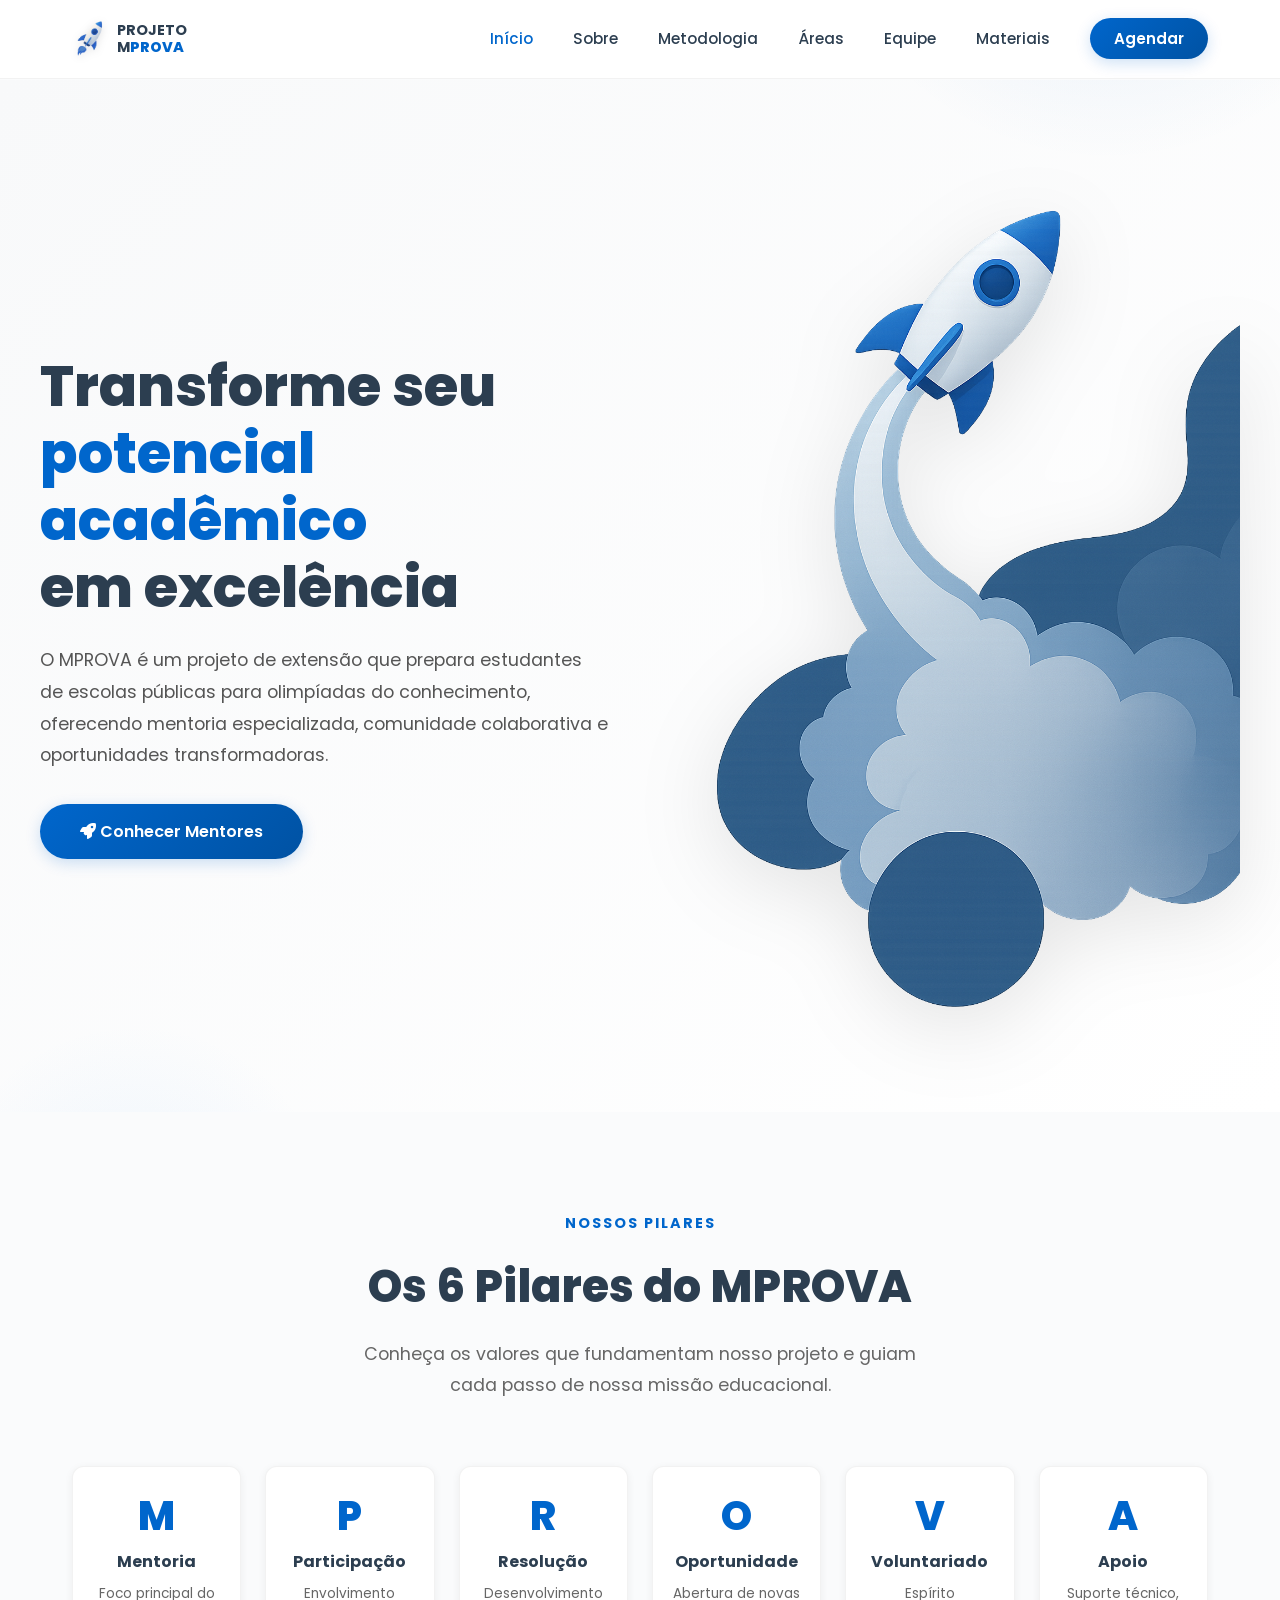
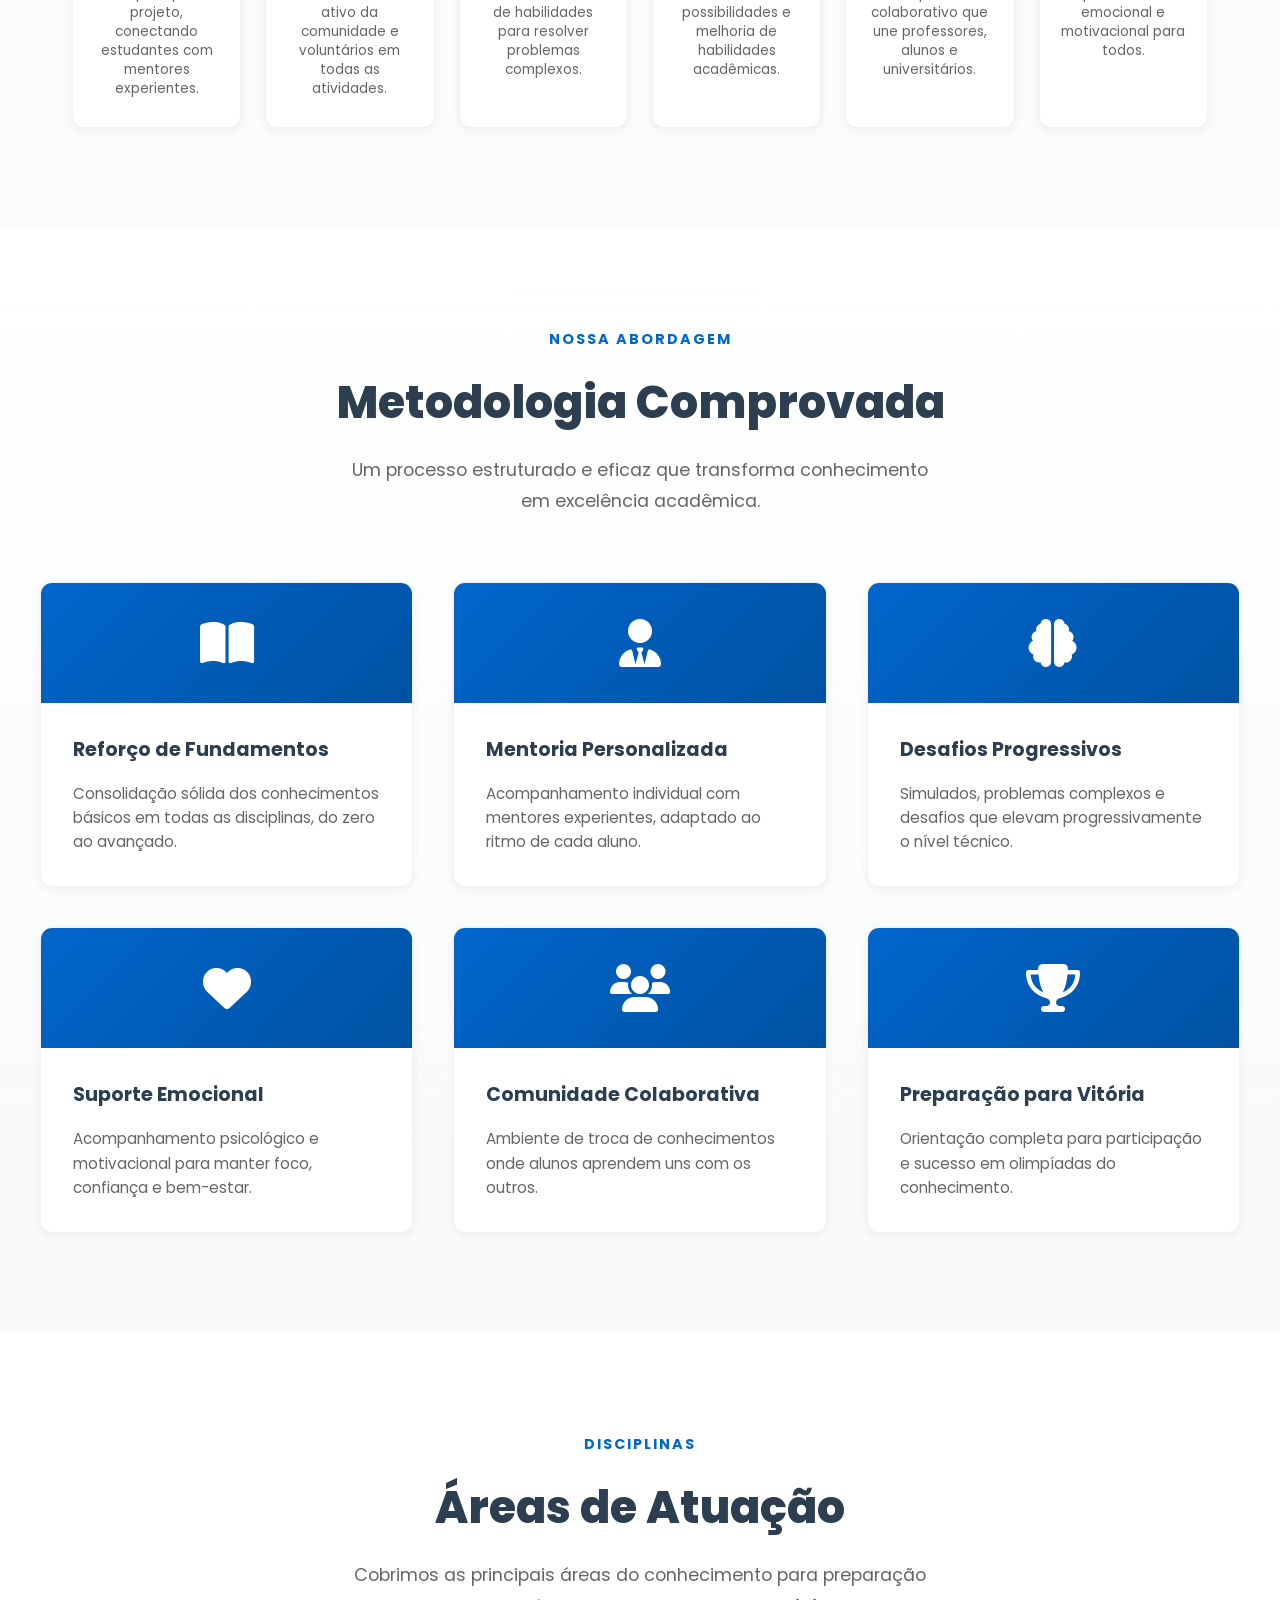
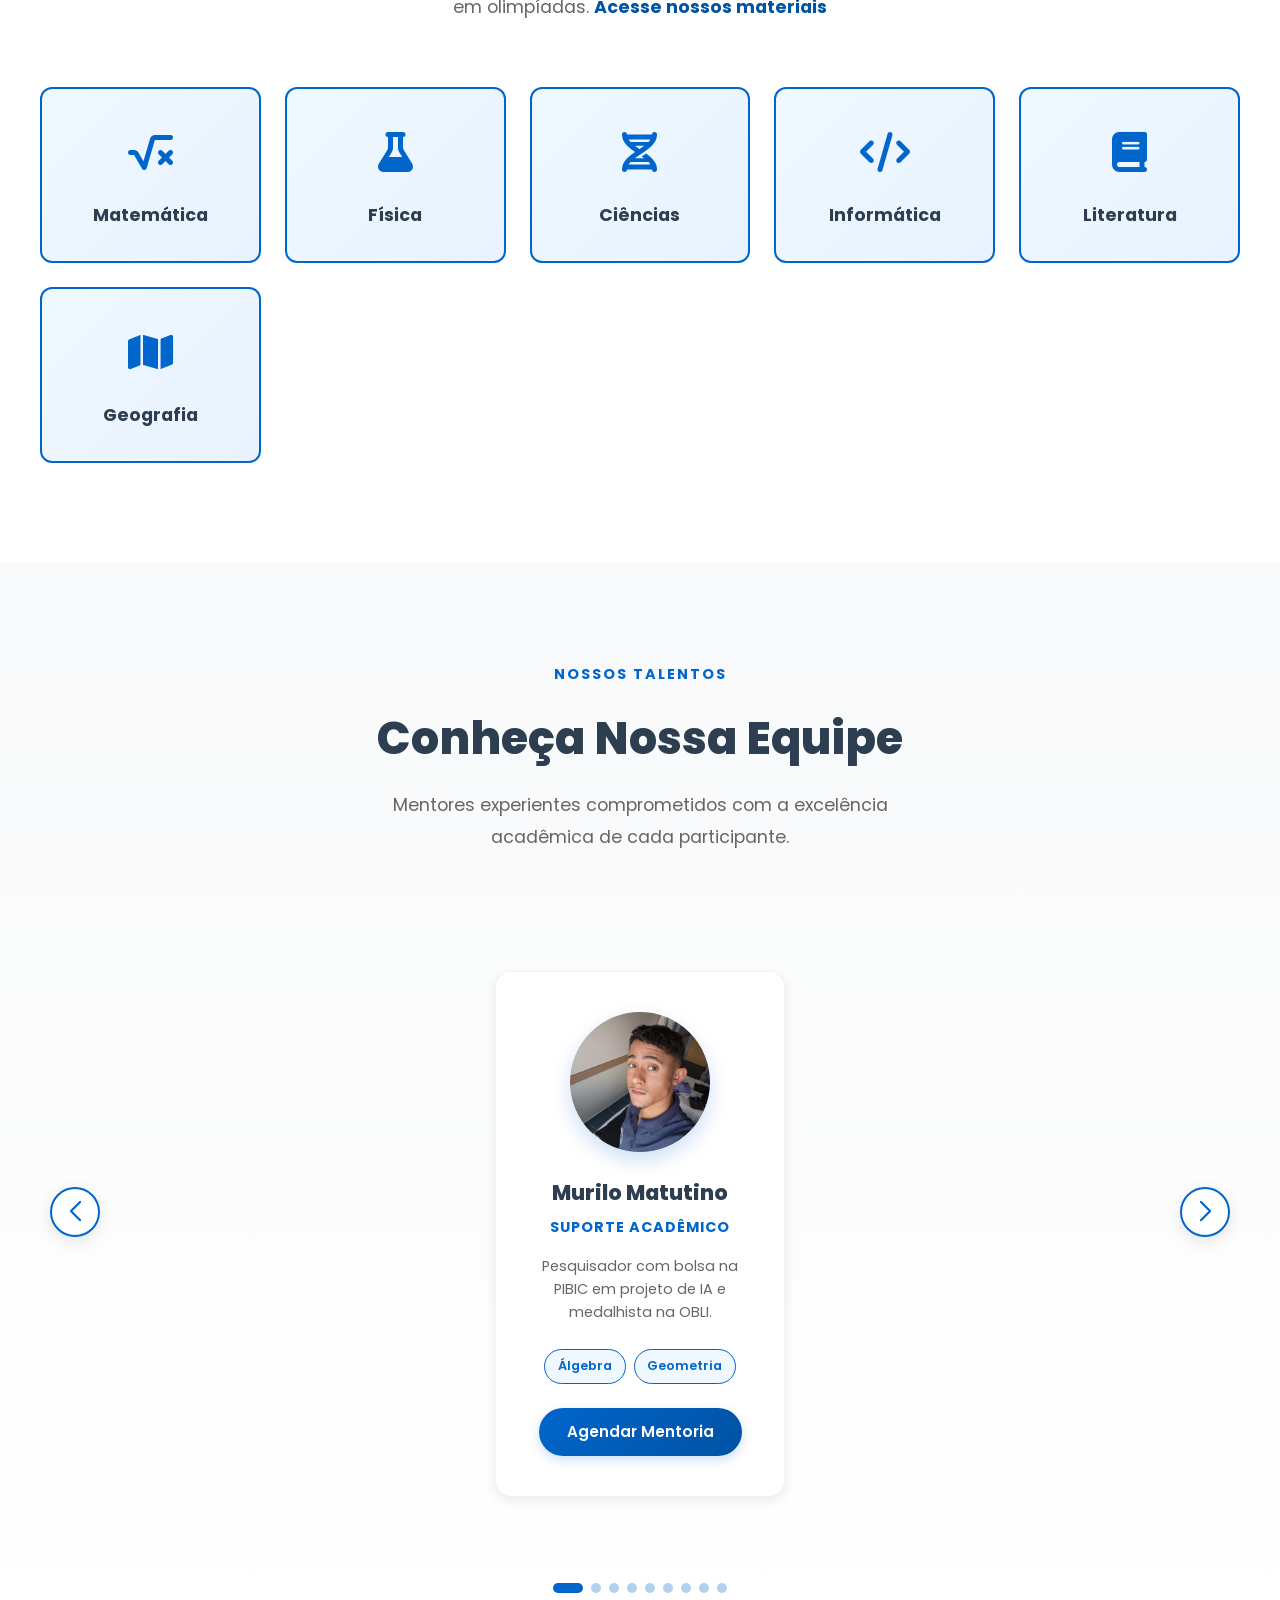
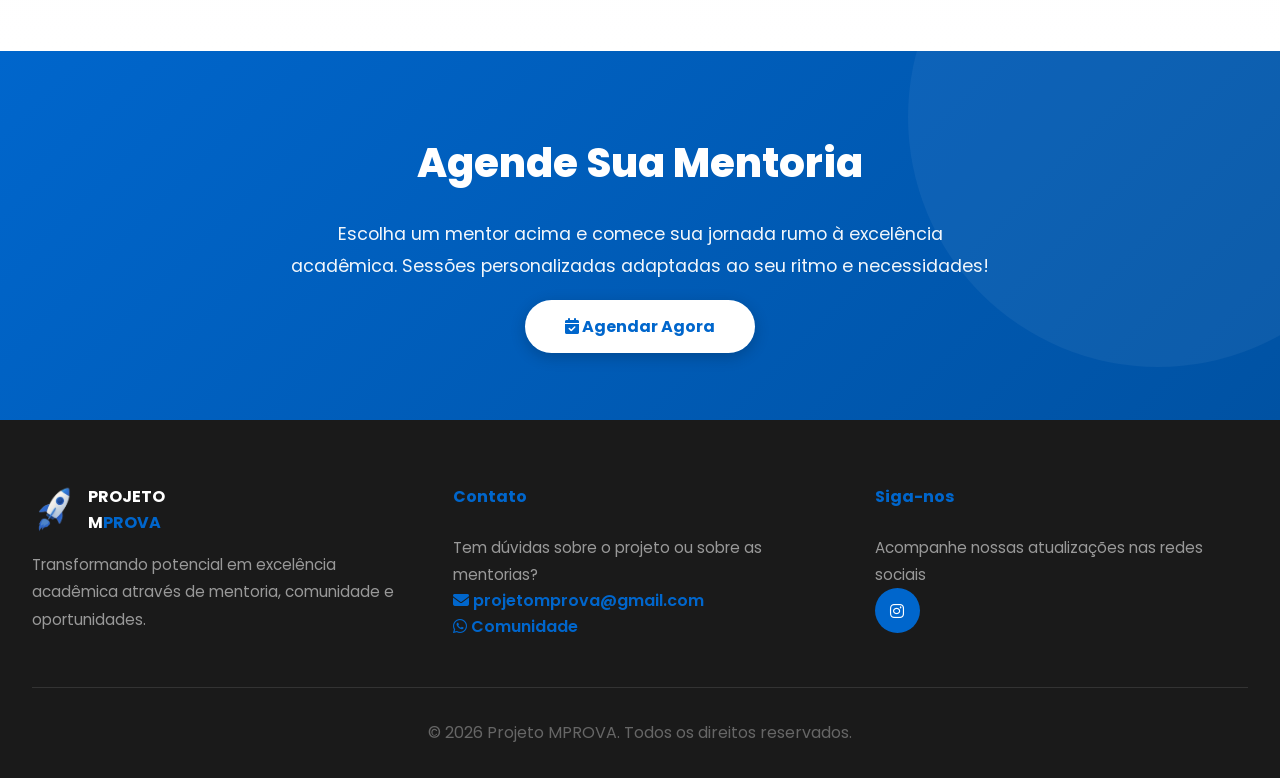
<file: index.html>
<!DOCTYPE html>
<html lang="pt-BR">

<head>
  <meta charset="UTF-8">
  <meta name="viewport" content="width=device-width, initial-scale=1.0">
  <title>MPROVA</title>
  
  <!-- Google Fonts -->
  <link href="https://fonts.googleapis.com/css2?family=Poppins:wght@300;400;600;700;800&family=Merriweather:wght@300;400;700&display=swap" rel="stylesheet">
  <!-- Font Awesome -->
  <link rel="stylesheet" href="https://cdnjs.cloudflare.com/ajax/libs/font-awesome/6.4.0/css/all.min.css">
  <!-- Swiper CSS -->
  <link rel="stylesheet" href="https://cdn.jsdelivr.net/npm/swiper@10/swiper-bundle.min.css" />
  <!-- Favicon -->
  <link rel="shortcut icon" href="assets/images/logo_foguete.png" type="image/png">
  
  <!-- importando css -->
  <link rel="stylesheet" href="assets/style.css">
  <link rel="stylesheet" href="assets/navbar.css">
  <link rel="stylesheet" href="assets/home.css">
  <link rel="stylesheet" href="assets/footer.css">
</head>

<body>
  <!-- HEADER -->
  <header>
    <div class="navbar-container">
      <a href="#inicio" class="logo">
        <img src="assets/images/logo_foguete.png" alt="Logo MPROVA">
        <div class="logo-text">
          <strong>PROJETO<br>M<span class="logo-blue">PROVA</span></strong>
        </div>
      </a>

      <nav id="nav">
        <ul>
          <li><a href="#inicio">Início</a></li>
          <li><a href="#sobre">Sobre</a></li>
          <li><a href="#metodologia">Metodologia</a></li>
          <li><a href="#areas">Áreas</a></li>
          <li><a href="#equipe">Equipe</a></li>
          <li><a href="materials.html">Materiais</a></li>
          <li><a href="#agendar" class="btn-cta">Agendar</a></li>
        </ul>
      </nav>

      <div class="hamburger" id="hamburger">
        <span></span>
        <span></span>
        <span></span>
      </div>
    </div>
  </header>

  <!-- HERO SECTION -->
  <section class="hero" id="inicio">
    <div class="hero-container">
      <div class="hero-content">
        <h1>Transforme seu <span>potencial acadêmico</span> em excelência</h1>
        <p>O MPROVA é um projeto de extensão que prepara estudantes de escolas públicas para olimpíadas do conhecimento, oferecendo mentoria especializada, comunidade colaborativa e oportunidades transformadoras.</p>
        <a href="#equipe" class="btn-primary">
          <i class="fas fa-rocket"></i> Conhecer Mentores
        </a>
      </div>
      <div class="hero-image">
        <img src="assets/images/foguete_inicio.png" alt="Foguete">
      </div>
    </div>
  </section>

  <!-- ABOUT SECTION -->
  <section class="about" id="sobre">
    <div class="section-header">
      <div class="section-label">Nossos Pilares</div>
      <h2 class="section-title">Os 6 Pilares do MPROVA</h2>
      <p class="section-subtitle">Conheça os valores que fundamentam nosso projeto e guiam cada passo de nossa missão educacional.</p>
    </div>

    <div class="pillars-grid">
      <div class="pillar-card">
        <div class="pillar-letter">M</div>
        <h3>Mentoria</h3>
        <p>Foco principal do projeto, conectando estudantes com mentores experientes.</p>
      </div>
      <div class="pillar-card">
        <div class="pillar-letter">P</div>
        <h3>Participação</h3>
        <p>Envolvimento ativo da comunidade e voluntários em todas as atividades.</p>
      </div>
      <div class="pillar-card">
        <div class="pillar-letter">R</div>
        <h3>Resolução</h3>
        <p>Desenvolvimento de habilidades para resolver problemas complexos.</p>
      </div>
      <div class="pillar-card">
        <div class="pillar-letter">O</div>
        <h3>Oportunidade</h3>
        <p>Abertura de novas possibilidades e melhoria de habilidades acadêmicas.</p>
      </div>
      <div class="pillar-card">
        <div class="pillar-letter">V</div>
        <h3>Voluntariado</h3>
        <p>Espírito colaborativo que une professores, alunos e universitários.</p>
      </div>
      <div class="pillar-card">
        <div class="pillar-letter">A</div>
        <h3>Apoio</h3>
        <p>Suporte técnico, emocional e motivacional para todos.</p>
      </div>
    </div>
  </section>

  <!-- METODOLOGIA SECTION -->
  <section class="metodologia" id="metodologia">
    <div class="metodologia-container">
      <div class="section-header">
        <div class="section-label">Nossa Abordagem</div>
        <h2 class="section-title">Metodologia Comprovada</h2>
        <p class="section-subtitle">Um processo estruturado e eficaz que transforma conhecimento em excelência acadêmica.</p>
      </div>

      <div class="methodology-cards">
        <div class="method-card">
          <div class="method-card-icon">
            <i class="fas fa-book-open"></i>
          </div>
          <div class="method-card-content">
            <h3>Reforço de Fundamentos</h3>
            <p>Consolidação sólida dos conhecimentos básicos em todas as disciplinas, do zero ao avançado.</p>
          </div>
        </div>

        <div class="method-card">
          <div class="method-card-icon">
            <i class="fas fa-user-tie"></i>
          </div>
          <div class="method-card-content">
            <h3>Mentoria Personalizada</h3>
            <p>Acompanhamento individual com mentores experientes, adaptado ao ritmo de cada aluno.</p>
          </div>
        </div>

        <div class="method-card">
          <div class="method-card-icon">
            <i class="fas fa-brain"></i>
          </div>
          <div class="method-card-content">
            <h3>Desafios Progressivos</h3>
            <p>Simulados, problemas complexos e desafios que elevam progressivamente o nível técnico.</p>
          </div>
        </div>

        <div class="method-card">
          <div class="method-card-icon">
            <i class="fas fa-heart"></i>
          </div>
          <div class="method-card-content">
            <h3>Suporte Emocional</h3>
            <p>Acompanhamento psicológico e motivacional para manter foco, confiança e bem-estar.</p>
          </div>
        </div>

        <div class="method-card">
          <div class="method-card-icon">
            <i class="fas fa-users"></i>
          </div>
          <div class="method-card-content">
            <h3>Comunidade Colaborativa</h3>
            <p>Ambiente de troca de conhecimentos onde alunos aprendem uns com os outros.</p>
          </div>
        </div>

        <div class="method-card">
          <div class="method-card-icon">
            <i class="fas fa-trophy"></i>
          </div>
          <div class="method-card-content">
            <h3>Preparação para Vitória</h3>
            <p>Orientação completa para participação e sucesso em olimpíadas do conhecimento.</p>
          </div>
        </div>
      </div>
    </div>
  </section>

  <!-- AREAS SECTION -->
  <section class="areas" id="areas">
    <div class="areas-container">
      <div class="section-header">
        <div class="section-label">Disciplinas</div>
        <h2 class="section-title">Áreas de Atuação</h2>
        <p class="section-subtitle">Cobrimos as principais áreas do conhecimento para preparação em olimpíadas. <a id="link-materials" href="materials.html">Acesse nossos materiais</a></p>
      </div>

      <div class="areas-grid">
        <a href="materials.html#math" class="link-area">
          <div class="area-card">
            <div class="area-icon"><i class="fas fa-square-root-alt"></i></div>
              <h4>Matemática</h4>
          </div>
        </a>
        
        <a href="materials.html#physics" class="link-area">
          <div class="area-card">
            <div class="area-icon"><i class="fas fa-flask"></i></div>
            <h4>Física</h4>
          </div>
        </a>

        <a href="materials.html#science" class="link-area">
          <div class="area-card">
            <div class="area-icon"><i class="fas fa-dna"></i></div>
            <h4>Ciências</h4>
          </div>
        </a>

        <a href="materials.html#it" class="link-area">
          <div class="area-card">
            <div class="area-icon"><i class="fas fa-code"></i></div>
            <h4>Informática</h4>
          </div>
        </a>

        <a href="materials.html#literature" class="link-area">
          <div class="area-card">
            <div class="area-icon"><i class="fas fa-book"></i></div>
            <h4>Literatura</h4>
          </div>
        </a>

        <a href="materials.html#geograph" class="link-area">
          <div class="area-card">
            <div class="area-icon"><i class="fas fa-map"></i></div>
            <h4>Geografia</h4>
          </div>
        </a>
      </div>
    </div>
  </section>

  <!-- TEAM CAROUSEL SECTION -->
  <section class="team-section" id="equipe">
    <div class="team-container">
      <div class="section-header">
        <div class="section-label">Nossos Talentos</div>
        <h2 class="section-title">Conheça Nossa Equipe</h2>
        <p class="section-subtitle">Mentores experientes comprometidos com a excelência acadêmica de cada participante.</p>
      </div>

      <div class="team-carousel-wrapper">
        <div class="swiper-container">
          <div class="swiper-wrapper">
            <!-- Team Member 1 -->
            <div class="swiper-slide team-slide">
              <div class="team-member-card">
                <div class="team-avatar">
                  <!--<i class="fas fa-user-graduate"></i>-->
                  <img src="assets/images/murilomatutino.jpeg" class="rounded" width="140" height="140" alt="Foto de Murilo Matutino">
                </div>
                <h3 class="team-member-name">Murilo Matutino</h3>
                <p class="team-member-role">Suporte acadêmico</p>
                <p class="team-member-bio">Pesquisador com bolsa na PIBIC em projeto de IA e medalhista na OBLI.</p>
                <div class="team-member-expertise">
                  <span class="expertise-tag">Álgebra</span>
                  <span class="expertise-tag">Geometria</span>
                </div>
                <a href="https://zcal.co/murilomatutino" class="btn-schedule">Agendar Mentoria</a>
              </div>
            </div>

            <!-- Team Member 2 -->
            <div class="swiper-slide team-slide">
              <div class="team-member-card">
                <div class="team-avatar">
                  <i class="fas fa-flask"></i>
                </div>
                <h3 class="team-member-name">Aillane Júlia</h3>
                <p class="team-member-role">Suporte acadêmico</p>
                <p class="team-member-bio">Medalhista da OBG</p>
                <div class="team-member-expertise">
                  <span class="expertise-tag">Geografia</span>
                </div>
                <a class="btn-schedule">Agendar Mentoria</a>
              </div>
            </div>

            <!-- Team Member 3 -->
            <div class="swiper-slide team-slide">
              <div class="team-member-card">
                <div class="team-avatar">
                  <i class="fas fa-code"></i>
                </div>
                <h3 class="team-member-name">Caio Henrique</h3>
                <p class="team-member-role">Suporte acadêmico</p>
                <p class="team-member-bio">Medalhista de bronze nacional na OBI</p>
                <div class="team-member-expertise">
                  <span class="expertise-tag">Algoritmos</span>
                  <span class="expertise-tag">Programação</span>
                </div>
                <a class="btn-schedule">Agendar Mentoria</a>
              </div>
            </div>

            <!-- Team Member 4 -->
            <div class="swiper-slide team-slide">
              <div class="team-member-card">
                <div class="team-avatar">
                  <i class="fas fa-book"></i>
                </div>
                <h3 class="team-member-name">Heverton Souza</h3>
                <p class="team-member-role">Líder de mídias sociais</p>
                <p class="team-member-bio">Medalhista olímpico pela OBG e pela OBLI.</p>
                <div class="team-member-expertise">
                  <span class="expertise-tag">Design</span>
                  <span class="expertise-tag">Mídias sociais</span>
                </div>
                <a class="btn-schedule">Agendar Mentoria</a>
              </div>
            </div>

            <!-- Team Member 5 -->
            <div class="swiper-slide team-slide">
              <div class="team-member-card">
                <div class="team-avatar">
                  <i class="fas fa-globe"></i>
                </div>
                <h3 class="team-member-name">Maria Vitória</h3>
                <p class="team-member-role">Suporte acadêmico</p>
                <p class="team-member-bio">Medalhista de ouro na ONC, OBQ e Olimpíada de Literatura</p>
                <div class="team-member-expertise">
                  <span class="expertise-tag">Ciências</span>
                  <span class="expertise-tag">Informática</span>
                </div>
                <a class="btn-schedule">Agendar Mentoria</a>
              </div>
            </div>

            <!-- Team Member 6 -->
            <div class="swiper-slide team-slide">
              <div class="team-member-card">
                <div class="team-avatar">
                  <i class="fas fa-heart"></i>
                </div>
                <h3 class="team-member-name">Murilo Augusto</h3>
                <p class="team-member-role">Suporte acadêmico</p>
                <p class="team-member-bio">Medalhista na OBB, OBA e OBF.</p>
                <div class="team-member-expertise">
                  <span class="expertise-tag">Física</span>
                  <span class="expertise-tag">Astronomia</span>
                </div>
                <a class="btn-schedule">Agendar Mentoria</a>
              </div>
            </div>

            <!-- Team Member 7 -->
            <div class="swiper-slide team-slide">
              <div class="team-member-card">
                <div class="team-avatar">
                  <i class="fas fa-heart"></i>
                </div>
                <h3 class="team-member-name">Pedro Gabriel</h3>
                <p class="team-member-role">Vice-presidente</p>
                <p class="team-member-bio">Medalhista na ONC, OBA e OBFEP.</p>
                <div class="team-member-expertise">
                  <span class="expertise-tag">Física</span>
                  <span class="expertise-tag">Astronomia</span>
                </div>
                <a class="btn-schedule">Agendar Mentoria</a>
              </div>
            </div>


            <!-- Team Member 8 -->
            <div class="swiper-slide team-slide">
              <div class="team-member-card">
                <div class="team-avatar">
                  <i class="fas fa-heart"></i>
                </div>
                <h3 class="team-member-name">Tábata Jhenice</h3>
                <p class="team-member-role">Presidente do projeto</p>
                <p class="team-member-bio">Medalhista na ONC, OBG e Olimpíada de Química Feminina.</p>
                <div class="team-member-expertise">
                  <span class="expertise-tag">Matemática</span>
                  <span class="expertise-tag">Ciências</span>
                </div>
                <a class="btn-schedule">Agendar Mentoria</a>
              </div>
            </div>

            <!-- Team Member 9 -->
            <div class="swiper-slide team-slide">
              <div class="team-member-card">
                <div class="team-avatar">
                  <i class="fas fa-heart"></i>
                </div>
                <h3 class="team-member-name">Tainah Neres</h3>
                <p class="team-member-role">Auxiliar de mídia e suporte acadêmico</p>
                <p class="team-member-bio">Medalhista na OBA, OBLI, OBMEP e Olimpíada de literatura.</p>
                <div class="team-member-expertise">
                  <span class="expertise-tag">Astronomia</span>
                  <span class="expertise-tag">Literatura</span>
                </div>
                <a class="btn-schedule">Agendar Mentoria</a>
              </div>
            </div>


          </div>

          <!-- Navigation -->
          <div class="swiper-button-prev"></div>
          <div class="swiper-button-next"></div>
          <div class="swiper-pagination"></div>
        </div>
      </div>
    </div>
  </section>

  <!-- CTA SECTION -->
  <section class="cta-section" id="agendar">
    <div class="cta-content">
      <h2>Agende Sua Mentoria</h2>
      <p>Escolha um mentor acima e comece sua jornada rumo à excelência acadêmica. Sessões personalizadas adaptadas ao seu ritmo e necessidades!</p>
      <a href="#equipe" class="btn-secondary">
        <i class="fas fa-calendar-check"></i> Agendar Agora
      </a>
    </div>
  </section>

  <!-- FOOTER -->
  <footer>
    <footer-container>
      <div class="footer-grid">
        <div class="footer-section">
          <div class="footer-logo-area">
            <img src="assets/images/logo_foguete.png" alt="Logo MPROVA">
            <div>
              <strong>PROJETO<br>M<span style="color: #0066cc;">PROVA</span></strong>
            </div>
          </div>
          <p>Transformando potencial em excelência acadêmica através de mentoria, comunidade e oportunidades.</p>
        </div>

        <div class="footer-section">
          <h4>Contato</h4>
          <p>Tem dúvidas sobre o projeto ou sobre as mentorias?</p>
          <a href="mailto:projetomprova@gmail.com" class="footer-contact-link">
            <i class="fas fa-envelope"></i> projetomprova@gmail.com
          </a>
          <br>
          <a href="https://chat.whatsapp.com/BmlxwZOhHaCFWlVoC3fzg1" class="footer-contact-link">
            <i class="fa-brands fa-whatsapp"></i> Comunidade
          </a>
        </div>

        <div class="footer-section">
          <h4>Siga-nos</h4>
          <p>Acompanhe nossas atualizações nas redes sociais</p>
          <div class="social-links">
            <a href="https://www.instagram.com/m.prova_?igsh=bmw5am4zNDdma2xp" target="_blank" title="Instagram">
              <i class="fab fa-instagram"></i>
            </a>
          </div>
        </div>
      </div>

      <div class="footer-bottom">
        <p>&copy; 2026 Projeto MPROVA. Todos os direitos reservados.</p>
      </div>
    </footer-container>
  </footer>

  <!-- importando JS -->
  <script src="https://cdn.jsdelivr.net/npm/swiper@10/swiper-bundle.min.js"></script>
  <script src="assets/script.js"></script>

</body>
</html>
</file>
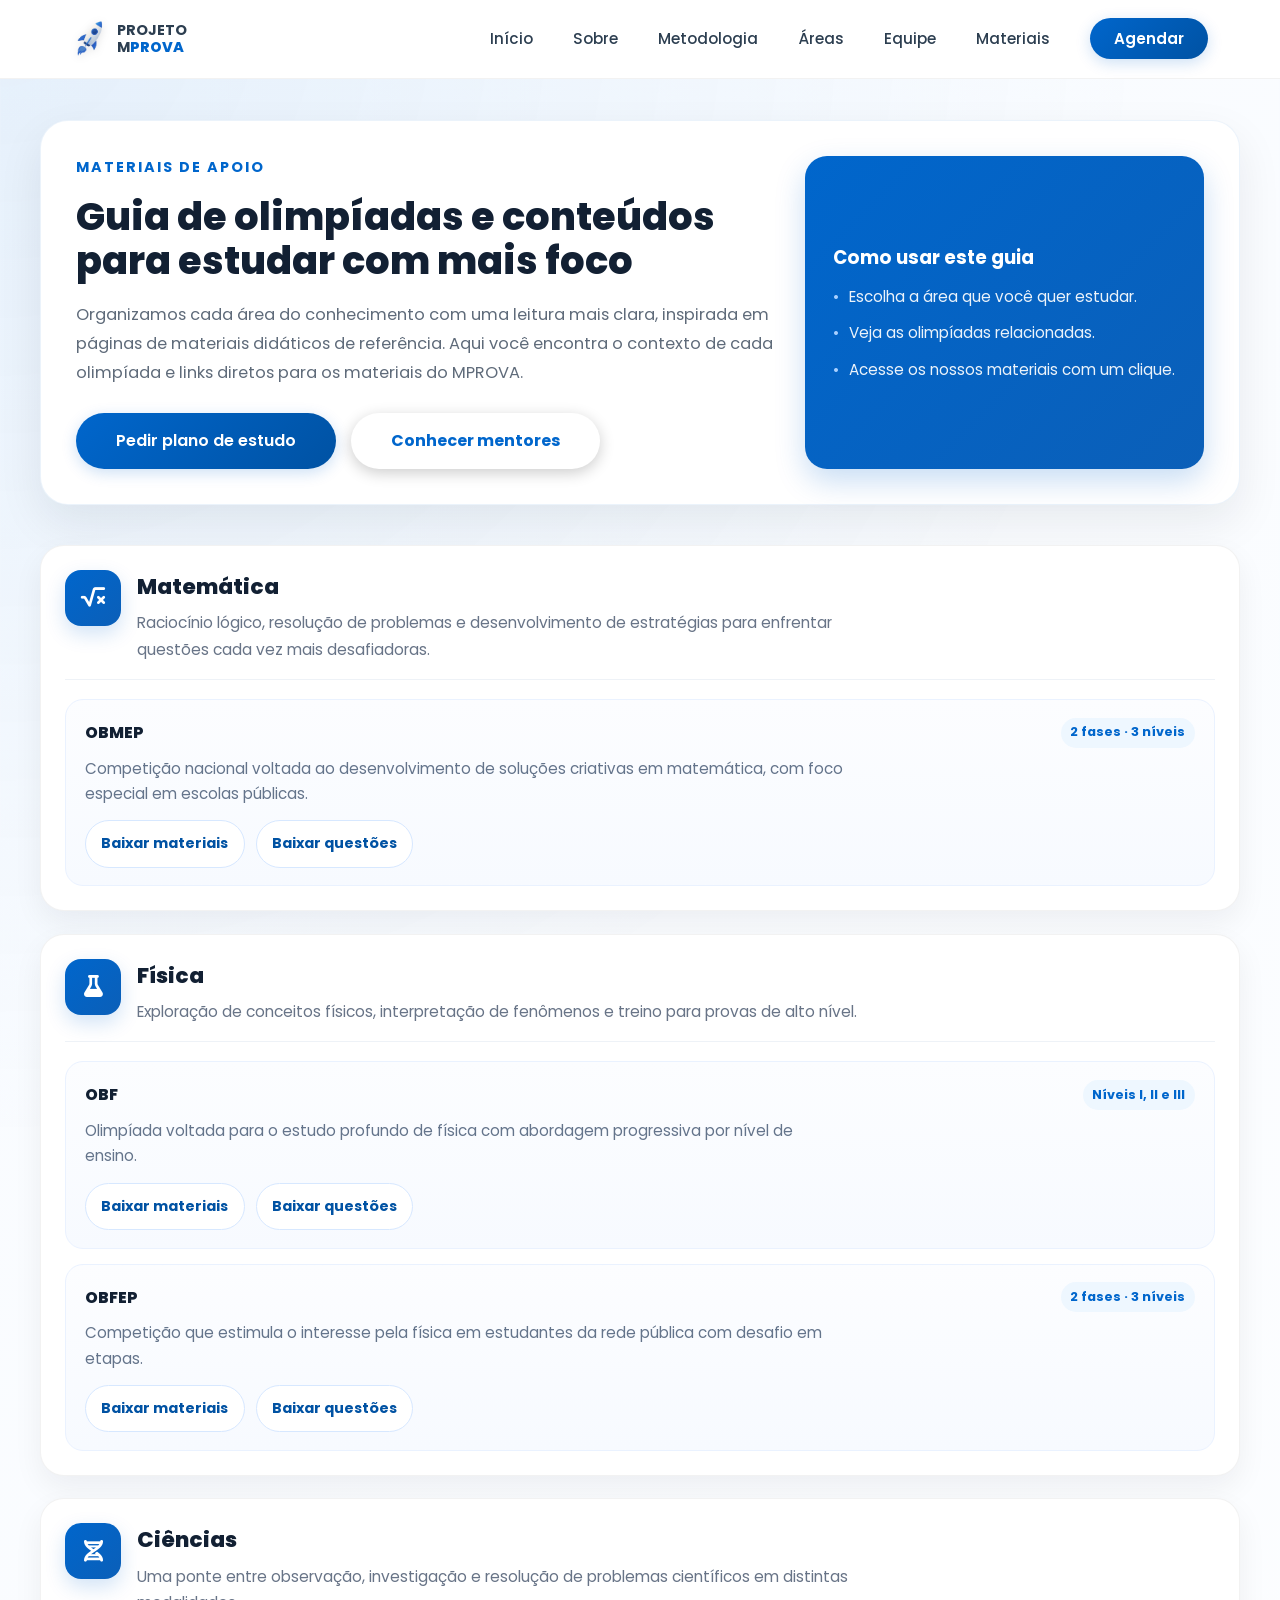
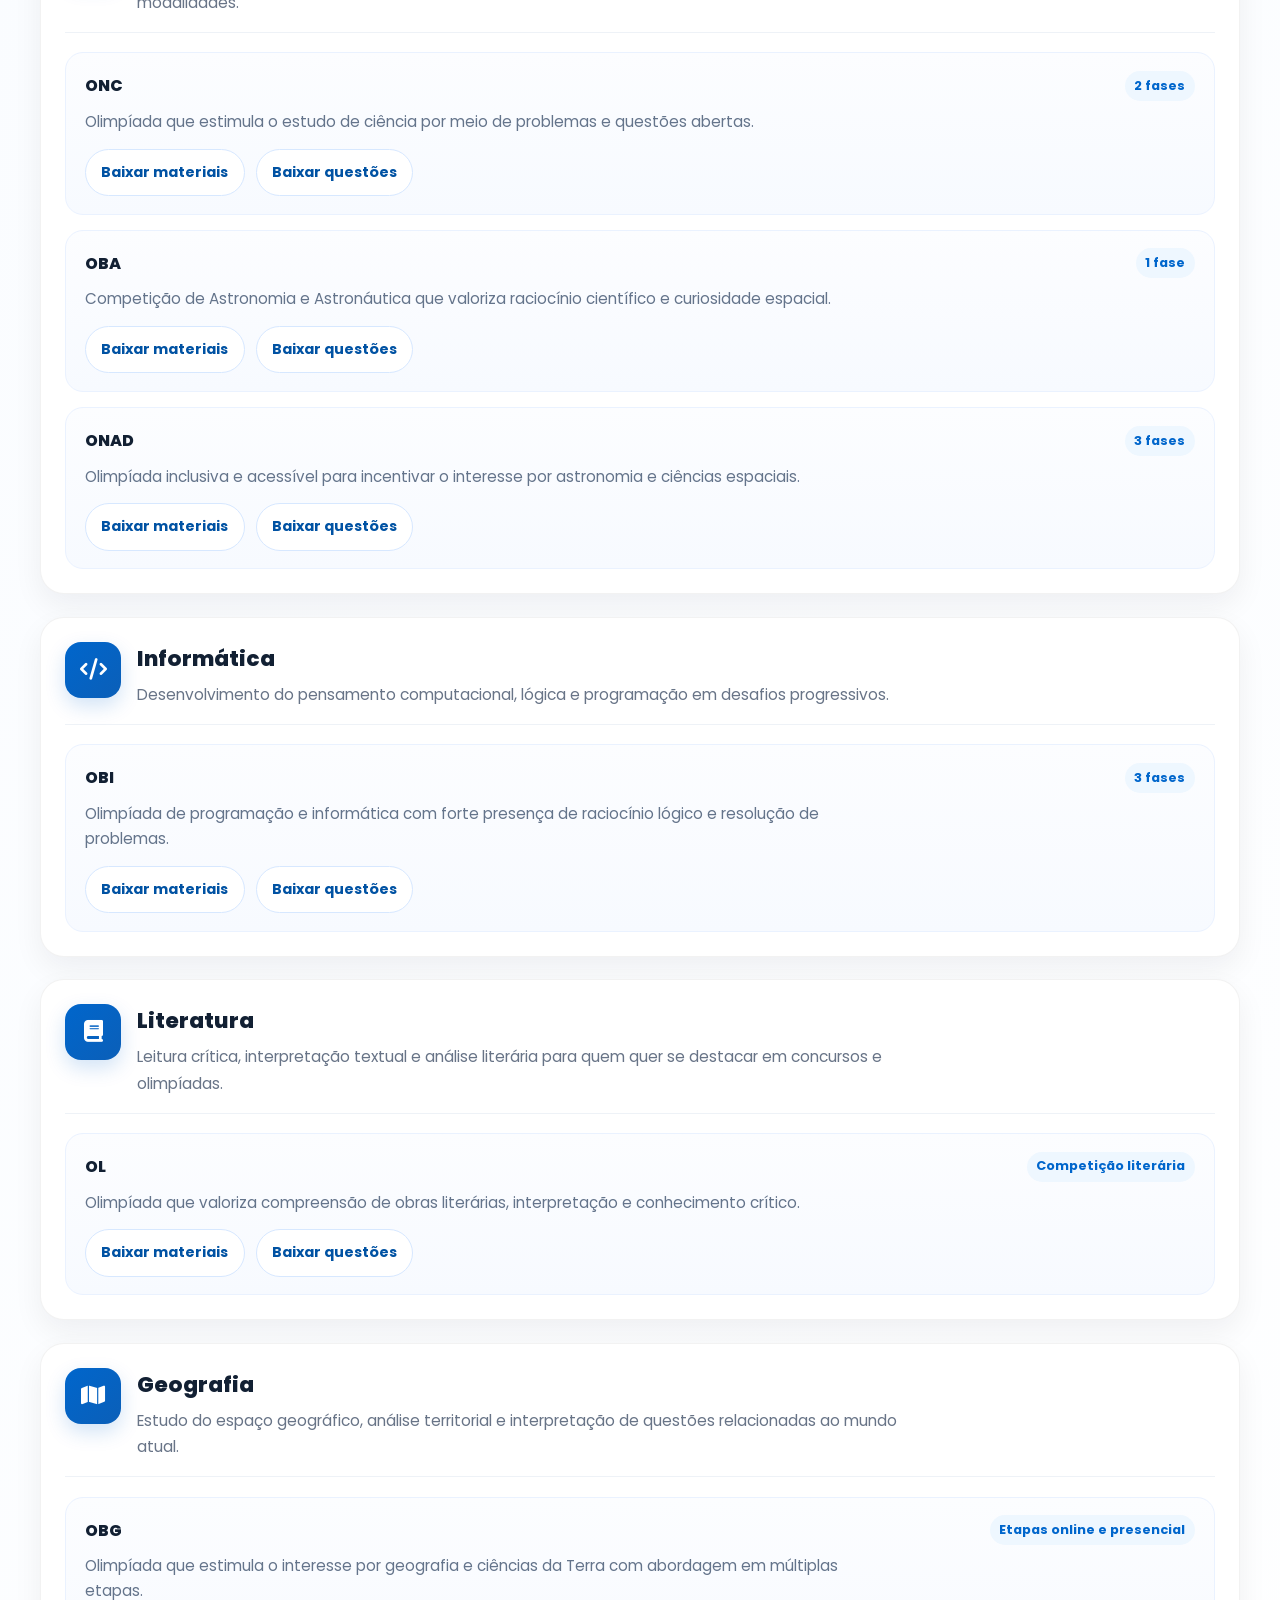
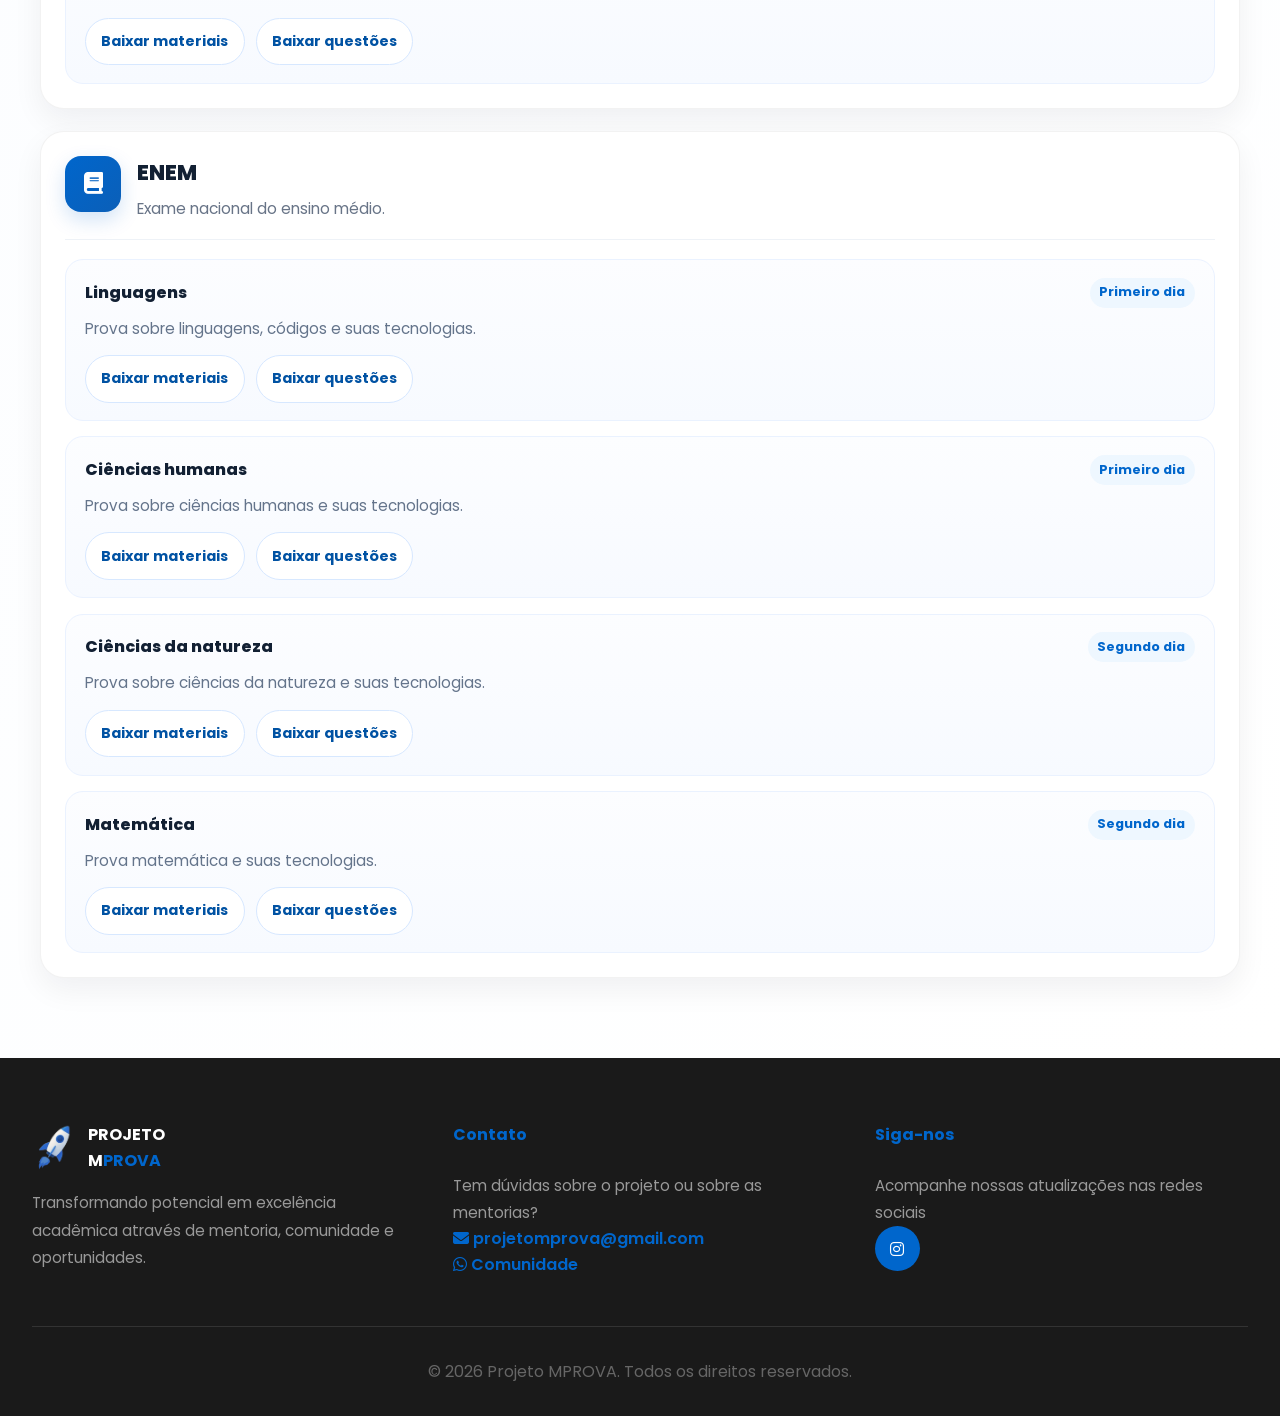
<file: materials.html>
<!DOCTYPE html>
<html lang="pt-BR">

<head>
  <meta charset="UTF-8">
  <meta name="viewport" content="width=device-width, initial-scale=1.0">
  <title>MPROVA</title>
  
  <!-- Google Fonts -->
  <link href="https://fonts.googleapis.com/css2?family=Poppins:wght@300;400;600;700;800&family=Merriweather:wght@300;400;700&display=swap" rel="stylesheet">
  <!-- Font Awesome -->
  <link rel="stylesheet" href="https://cdnjs.cloudflare.com/ajax/libs/font-awesome/6.4.0/css/all.min.css">
  <!-- Swiper CSS -->
  <link rel="stylesheet" href="https://cdn.jsdelivr.net/npm/swiper@10/swiper-bundle.min.css" />
  <!-- Favicon -->
  <link rel="shortcut icon" href="assets/images/logo_foguete.png" type="image/png">
  
  <!-- importando css -->
  <link rel="stylesheet" href="assets/style.css">
  <link rel="stylesheet" href="assets/materials.css">
  <link rel="stylesheet" href="assets/navbar.css">
  <link rel="stylesheet" href="assets/footer.css">
</head>

<body>
  <!-- HEADER -->
  <header>
    <div class="navbar-container">
      <a href="index.html#inicio" class="logo">
        <img src="assets/images/logo_foguete.png" alt="Logo MPROVA">
        <div class="logo-text">
          <strong>PROJETO<br>M<span class="logo-blue">PROVA</span></strong>
        </div>
      </a>

      <nav id="nav">
        <ul>
          <li><a href="index.html#inicio">Início</a></li>
          <li><a href="index.html#sobre">Sobre</a></li>
          <li><a href="index.html#metodologia">Metodologia</a></li>
          <li><a href="index.html#areas">Áreas</a></li>
          <li><a href="index.html#equipe">Equipe</a></li>
          <li><a href="materials.html">Materiais</a></li>
          <li><a href="index.html#agendar" class="btn-cta">Agendar</a></li>
        </ul>
      </nav>

      <div class="hamburger" id="hamburger">
        <span></span>
        <span></span>
        <span></span>
      </div>
    </div>
  </header>

  <section class="materials-page" id="inicio">
    <div class="materials-container">
      <div class="materials-hero">
        <div>
          <div class="section-label">Materiais de apoio</div>
          <h1>Guia de olimpíadas e conteúdos para estudar com mais foco</h1>
          <p>Organizamos cada área do conhecimento com uma leitura mais clara, inspirada em páginas de materiais didáticos de referência. Aqui você encontra o contexto de cada olimpíada e links diretos para os materiais do MPROVA.</p>
          <div class="materials-hero-actions">
            <a href="unavailable.html" class="btn-primary">Pedir plano de estudo</a>
            <a href="index.html#equipe" class="btn-secondary">Conhecer mentores</a>
          </div>
        </div>

        <div class="materials-hero-card">
          <h3>Como usar este guia</h3>
          <ul>
            <li>Escolha a área que você quer estudar.</li>
            <li>Veja as olimpíadas relacionadas.</li>
            <li>Acesse os nossos materiais com um clique.</li>
          </ul>
        </div>
      </div>

      <div class="materials-list">
        <section class="materials-area-card" id="math">
          <div class="materials-area-header">
            <div class="materials-area-icon"><i class="fas fa-square-root-alt"></i></div>
            <div>
              <!-- <span class="materials-area-tag">Matemática</span> -->
              <h2>Matemática</h2>
              <p>Raciocínio lógico, resolução de problemas e desenvolvimento de estratégias para enfrentar questões cada vez mais desafiadoras.</p>
            </div>
          </div>
          <div class="materials-items">
            <article class="materials-item">
              <div class="materials-item-header">
                <h3>OBMEP</h3>
                <span>2 fases · 3 níveis</span>
              </div>
              <p>Competição nacional voltada ao desenvolvimento de soluções criativas em matemática, com foco especial em escolas públicas.</p>
              <div class="materials-item-actions">
                <a class="materials-link" href="unavailable.html">Baixar materiais</a>
                <a class="materials-link" href="unavailable.html">Baixar questões</a>
              </div>
            </article>
          </div>
        </section>

        <section class="materials-area-card" id="physics">
          <div class="materials-area-header">
            <div class="materials-area-icon"><i class="fas fa-flask"></i></div>
            <div>
              <!-- <span class="materials-area-tag">Física</span> -->
              <h2>Física</h2>
              <p>Exploração de conceitos físicos, interpretação de fenômenos e treino para provas de alto nível.</p>
            </div>
          </div>
          <div class="materials-items">
            <article class="materials-item">
              <div class="materials-item-header">
                <h3>OBF</h3>
                <span>Níveis I, II e III</span>
              </div>
              <p>Olimpíada voltada para o estudo profundo de física com abordagem progressiva por nível de ensino.</p>
              <div class="materials-item-actions">
                <a class="materials-link" href="unavailable.html">Baixar materiais</a>
                <a class="materials-link" href="unavailable.html">Baixar questões</a>
              </div>
            </article>
            <article class="materials-item">
              <div class="materials-item-header">
                <h3>OBFEP</h3>
                <span>2 fases · 3 níveis</span>
              </div>
              <p>Competição que estimula o interesse pela física em estudantes da rede pública com desafio em etapas.</p>
              <div class="materials-item-actions">
                <a class="materials-link" href="unavailable.html">Baixar materiais</a>
                <a class="materials-link" href="unavailable.html">Baixar questões</a>
              </div>
            </article>
          </div>
        </section>

        <section class="materials-area-card" id="science">
          <div class="materials-area-header">
            <div class="materials-area-icon"><i class="fas fa-dna"></i></div>
            <div>
              <!--<span class="materials-area-tag">Ciências</span>-->
              <h2>Ciências</h2>
              <p>Uma ponte entre observação, investigação e resolução de problemas científicos em distintas modalidades.</p>
            </div>
          </div>
          <div class="materials-items">
            <article class="materials-item">
              <div class="materials-item-header">
                <h3>ONC</h3>
                <span>2 fases</span>
              </div>
              <p>Olimpíada que estimula o estudo de ciência por meio de problemas e questões abertas.</p>
              <div class="materials-item-actions">
                <a class="materials-link" href="unavailable.html">Baixar materiais</a>
                <a class="materials-link" href="unavailable.html">Baixar questões</a>
              </div>
            </article>
            <article class="materials-item">
              <div class="materials-item-header">
                <h3>OBA</h3>
                <span>1 fase</span>
              </div>
              <p>Competição de Astronomia e Astronáutica que valoriza raciocínio científico e curiosidade espacial.</p>
              <div class="materials-item-actions">
                <a class="materials-link" href="unavailable.html">Baixar materiais</a>
                <a class="materials-link" href="unavailable.html">Baixar questões</a>
              </div>
            </article>
            <article class="materials-item">
              <div class="materials-item-header">
                <h3>ONAD</h3>
                <span>3 fases</span>
              </div>
              <p>Olimpíada inclusiva e acessível para incentivar o interesse por astronomia e ciências espaciais.</p>
              <div class="materials-item-actions">
                <a class="materials-link" href="unavailable.html">Baixar materiais</a>
                <a class="materials-link" href="unavailable.html">Baixar questões</a>
              </div>
            </article>
          </div>
        </section>

        <section class="materials-area-card" id="it">
          <div class="materials-area-header">
            <div class="materials-area-icon"><i class="fas fa-code"></i></div>
            <div>
              <!--<span class="materials-area-tag">Informática</span>-->
              <h2>Informática</h2>
              <p>Desenvolvimento do pensamento computacional, lógica e programação em desafios progressivos.</p>
            </div>
          </div>
          <div class="materials-items">
            <article class="materials-item">
              <div class="materials-item-header">
                <h3>OBI</h3>
                <span>3 fases</span>
              </div>
              <p>Olimpíada de programação e informática com forte presença de raciocínio lógico e resolução de problemas.</p>
              <div class="materials-item-actions">
                <a class="materials-link" href="unavailable.html">Baixar materiais</a>
                <a class="materials-link" href="unavailable.html">Baixar questões</a>
              </div>
            </article>
          </div>
        </section>

        <section class="materials-area-card" id="literature">
          <div class="materials-area-header">
            <div class="materials-area-icon"><i class="fas fa-book"></i></div>
            <div>
              <!--<span class="materials-area-tag">Literatura</span>-->
              <h2>Literatura</h2>
              <p>Leitura crítica, interpretação textual e análise literária para quem quer se destacar em concursos e olimpíadas.</p>
            </div>
          </div>
          <div class="materials-items">
            <article class="materials-item">
              <div class="materials-item-header">
                <h3>OL</h3>
                <span>Competição literária</span>
              </div>
              <p>Olimpíada que valoriza compreensão de obras literárias, interpretação e conhecimento crítico.</p>
              <div class="materials-item-actions">
                <a class="materials-link" href="unavailable.html">Baixar materiais</a>
                <a class="materials-link" href="unavailable.html">Baixar questões</a>
              </div>
            </article>
          </div>
        </section>

        <section class="materials-area-card" id="geograph">
          <div class="materials-area-header">
            <div class="materials-area-icon"><i class="fas fa-map"></i></div>
            <div>
              <!--<span class="materials-area-tag">Geografia</span>-->
              <h2>Geografia</h2>
              <p>Estudo do espaço geográfico, análise territorial e interpretação de questões relacionadas ao mundo atual.</p>
            </div>
          </div>
          <div class="materials-items">
            <article class="materials-item">
              <div class="materials-item-header">
                <h3>OBG</h3>
                <span>Etapas online e presencial</span>
              </div>
              <p>Olimpíada que estimula o interesse por geografia e ciências da Terra com abordagem em múltiplas etapas.</p>
              <div class="materials-item-actions">
                <a class="materials-link" href="unavailable.html">Baixar materiais</a>
                <a class="materials-link" href="unavailable.html">Baixar questões</a>
              </div>
            </article>
          </div>
        </section>

        <section class="materials-area-card">
          <div class="materials-area-header">
            <div class="materials-area-icon"><i class="fa-solid fa-book"></i></div>
            <div>
              <!--<span class="materials-area-tag">Geografia</span>-->
              <h2>ENEM</h2>
              <p>Exame nacional do ensino médio.</p>
            </div>
          </div>
          <div class="materials-items">

            <article class="materials-item">
              <div class="materials-item-header">
                <h3>Linguagens</h3>
                <span>Primeiro dia</span>
              </div>
              <p>Prova sobre linguagens, códigos e suas tecnologias.</p>
              <div class="materials-item-actions">
                <a class="materials-link" href="unavailable.html">Baixar materiais</a>
                <a class="materials-link" href="unavailable.html">Baixar questões</a>
              </div>
            </article>

            <article class="materials-item">
              <div class="materials-item-header">
                <h3>Ciências humanas</h3>
                <span>Primeiro dia</span>
              </div>
              <p>Prova sobre ciências humanas e suas tecnologias.</p>
              <div class="materials-item-actions">
                <a class="materials-link" href="unavailable.html">Baixar materiais</a>
                <a class="materials-link" href="unavailable.html">Baixar questões</a>
              </div>
            </article>

            <article class="materials-item">
              <div class="materials-item-header">
                <h3>Ciências da natureza</h3>
                <span>Segundo dia</span>
              </div>
              <p>Prova sobre ciências da natureza e suas tecnologias.</p>
              <div class="materials-item-actions">
                <a class="materials-link" href="unavailable.html">Baixar materiais</a>
                <a class="materials-link" href="unavailable.html">Baixar questões</a>
              </div>
            </article>

            <article class="materials-item">
              <div class="materials-item-header">
                <h3>Matemática</h3>
                <span>Segundo dia</span>
              </div>
              <p>Prova matemática e suas tecnologias.</p>
              <div class="materials-item-actions">
                <a class="materials-link" href="unavailable.html">Baixar materiais</a>
                <a class="materials-link" href="unavailable.html">Baixar questões</a>
              </div>
            </article>
          </div>
        </section>
      </div>
    </div>
  </section>

  <!-- FOOTER -->
  <footer>
    <footer-container>
      <div class="footer-grid">
        <div class="footer-section">
          <div class="footer-logo-area">
            <img src="assets/images/logo_foguete.png" alt="Logo MPROVA">
            <div>
              <strong>PROJETO<br>M<span style="color: #0066cc;">PROVA</span></strong>
            </div>
          </div>
          <p>Transformando potencial em excelência acadêmica através de mentoria, comunidade e oportunidades.</p>
        </div>

        <div class="footer-section">
          <h4>Contato</h4>
          <p>Tem dúvidas sobre o projeto ou sobre as mentorias?</p>
          <a href="mailto:projetomprova@gmail.com" class="footer-contact-link">
            <i class="fas fa-envelope"></i> projetomprova@gmail.com
          </a>
          <br>
          <a href="https://chat.whatsapp.com/BmlxwZOhHaCFWlVoC3fzg1" class="footer-contact-link">
            <i class="fa-brands fa-whatsapp"></i> Comunidade
          </a>
        </div>

        <div class="footer-section">
          <h4>Siga-nos</h4>
          <p>Acompanhe nossas atualizações nas redes sociais</p>
          <div class="social-links">
            <a href="https://www.instagram.com/m.prova_?igsh=bmw5am4zNDdma2xp" target="_blank" title="Instagram">
              <i class="fab fa-instagram"></i>
            </a>
          </div>
        </div>
      </div>

      <div class="footer-bottom">
        <p>&copy; 2026 Projeto MPROVA. Todos os direitos reservados.</p>
      </div>
    </footer-container>
  </footer>

  <!-- importando JS -->
  <script src="https://cdn.jsdelivr.net/npm/swiper@10/swiper-bundle.min.js"></script>
  <script src="assets/script.js"></script>

</body>
</html>
</file>
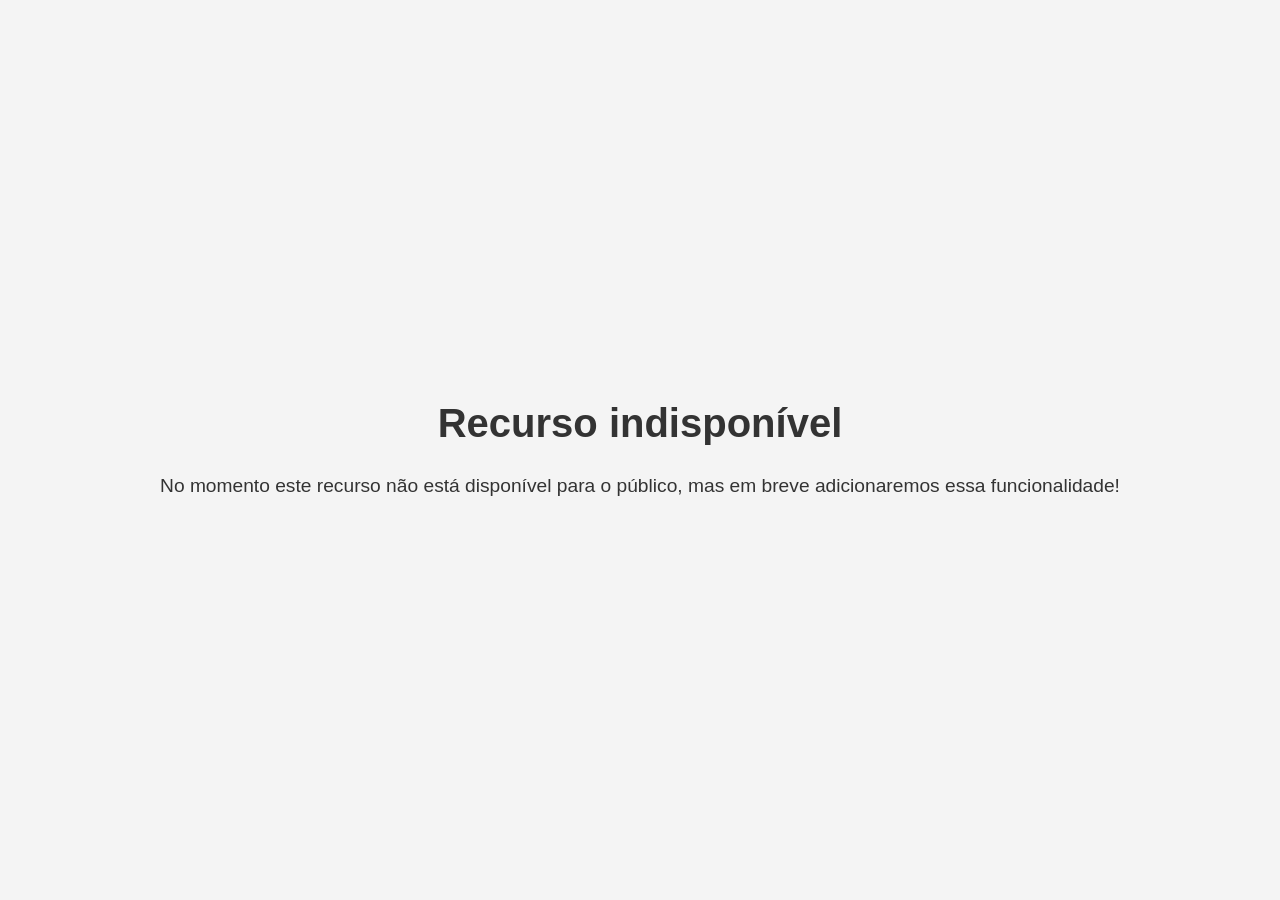
<file: unavailable.html>
<!DOCTYPE html>
<html lang="pt-BR">
<head>
    <meta charset="UTF-8">
    <meta name="viewport" content="width=device-width, initial-scale=1.0">
    <title>Recurso indisponível</title>
    <link rel="stylesheet" href="assets/unavailable.css">
</head>
<body>
    <div class="container">
        <h1>Recurso indisponível</h1>
        <p>No momento este recurso não está disponível para o público, mas em breve adicionaremos essa funcionalidade!</p>
    </div>
</body>
</html>
</file>
<file: assets/style.css>
:root {
    --light-blue: #0066cc;
}

* {
    margin: 0;
    padding: 0;
    box-sizing: border-box;
}

html {
    scroll-behavior: smooth;
}

body {
    font-family: 'Poppins', sans-serif;
    color: #2c3e50;
    background: #fafbfc;
    line-height: 1.6;
}

.rounded {
    border-radius: 50%;
}

.btn-primary {
    display: inline-block;
    background: linear-gradient(135deg, #0066cc 0%, #0052a3 100%);
    color: white;
    padding: 15px 40px;
    border-radius: 50px;
    text-decoration: none;
    font-weight: 600;
    transition: all 0.3s ease;
    box-shadow: 0 4px 15px rgba(0, 102, 204, 0.2);
    border: none;
    cursor: pointer;
    font-size: 1rem;
}

.btn-primary:hover {
    transform: translateY(-3px);
    box-shadow: 0 8px 25px rgba(0, 102, 204, 0.3);
}

.btn-secondary {
    background: white;
    color: #0066cc;
    padding: 15px 40px;
    border-radius: 50px;
    text-decoration: none;
    font-weight: 700;
    transition: all 0.3s ease;
    border: none;
    cursor: pointer;
    font-size: 1rem;
    box-shadow: 0 4px 15px rgba(0, 0, 0, 0.2);
}

.btn-secondary:hover {
    transform: translateY(-3px);
    box-shadow: 0 8px 25px rgba(0, 0, 0, 0.3);
}

.section-header {
    text-align: center;
    margin-bottom: 4rem;
}

.section-label {
    color: #0066cc;
    font-weight: 700;
    font-size: 0.9rem;
    text-transform: uppercase;
    letter-spacing: 2px;
    margin-bottom: 1rem;
}

.section-title {
    font-size: 2.8rem;
    font-weight: 800;
    color: #2c3e50;
    margin-bottom: 1rem;
}

.section-subtitle {
    font-size: 1.1rem;
    color: #666;
    max-width: 600px;
    margin: 0 auto;
    line-height: 1.8;
}
</file>
<file: assets/navbar.css>
header {
    position: fixed;
    top: 0;
    width: 100%;
    background: rgba(255, 255, 255, 0.98);
    backdrop-filter: blur(10px);
    z-index: 1000;
    border-bottom: 1px solid rgba(0, 0, 0, 0.05);
    padding: 1.2rem 0;
}

.navbar-container {
    max-width: 1200px;
    margin: 0 auto;
    padding: 0 2rem;
    display: flex;
    justify-content: space-between;
    align-items: center;
}

.logo {
    display: flex;
    align-items: center;
    gap: 12px;
    text-decoration: none;
    font-weight: 700;
    font-size: 1.1rem;
    color: #2c3e50;
}

.logo img {
    height: 40px;
    width: auto;
    filter: drop-shadow(0 2px 4px rgba(0, 0, 0, 0.1));
}

.logo-text {
    line-height: 1.2;
    font-size: 0.9rem;
}

.logo-text strong {
    color: #2c3e50;
}

.logo-blue {
    color: #0066cc;
    font-weight: 800;
}

nav ul {
    display: flex;
    list-style: none;
    gap: 2.5rem;
    align-items: center;
}

nav a {
    text-decoration: none;
    color: #2c3e50;
    font-weight: 500;
    font-size: 0.95rem;
    position: relative;
    transition: color 0.3s ease;
}

nav a::after {
    content: '';
    position: absolute;
    bottom: -5px;
    left: 0;
    width: 0;
    height: 2px;
    background: #0066cc;
    transition: width 0.3s ease;
}

nav a:hover {
    color: #0066cc;
}

nav a:hover::after {
    width: 100%;
}

.btn-cta {
    background: linear-gradient(135deg, #0066cc 0%, #0052a3 100%);
    color: white !important;
    padding: 10px 24px;
    border-radius: 50px;
    font-weight: 600;
    transition: all 0.3s ease;
    box-shadow: 0 4px 15px rgba(0, 102, 204, 0.2);
}

.btn-cta:hover {
    transform: translateY(-2px);
    box-shadow: 0 6px 20px rgba(0, 102, 204, 0.3);
}

.btn-cta::after {
    display: none !important;
}

.hamburger {
    display: none;
    flex-direction: column;
    cursor: pointer;
}

.hamburger span {
    width: 25px;
    height: 3px;
    background: #2c3e50;
    margin: 5px 0;
    transition: 0.3s;
    border-radius: 2px;
}

@media (max-width: 768px) {
    .hamburger {
        display: flex;
    }

    nav {
        position: absolute;
        top: 70px;
        left: 0;
        right: 0;
        background: white;
        border-bottom: 1px solid rgba(0, 0, 0, 0.1);
        padding: 2rem;
        display: none;
    }

    nav.active {
        display: block;
    }

    nav ul {
        flex-direction: column;
        gap: 1rem;
    }
}
</file>
<file: assets/home.css>
.hero {
    margin-top: 80px;
    padding: 100px 2rem 80px;
    background: linear-gradient(135deg, #f8f9fa 0%, #ffffff 100%);
    position: relative;
    overflow: hidden;
}

.hero::before {
    content: '';
    position: absolute;
    top: -50%;
    right: -10%;
    width: 600px;
    height: 600px;
    background: radial-gradient(circle, rgba(0, 102, 204, 0.1) 0%, transparent 70%);
    border-radius: 50%;
}

.hero::after {
    content: '';
    position: absolute;
    bottom: -30%;
    left: -5%;
    width: 400px;
    height: 400px;
    background: radial-gradient(circle, rgba(77, 163, 255, 0.08) 0%, transparent 70%);
    border-radius: 50%;
}

.hero-container {
    max-width: 1200px;
    margin: 0 auto;
    display: grid;
    grid-template-columns: 1fr 1fr;
    gap: 4rem;
    align-items: center;
    position: relative;
    z-index: 1;
}

.hero-content h1 {
    font-size: 3.5rem;
    font-weight: 800;
    line-height: 1.2;
    margin-bottom: 1.5rem;
    color: #2c3e50;
}

.hero-content h1 span {
    color: #0066cc;
    display: block;
}

.hero-content p {
    font-size: 1.1rem;
    color: #555;
    line-height: 1.8;
    margin-bottom: 2rem;
}

.hero-image {
    position: relative;
    display: flex;
    justify-content: center;
    align-items: center;
}

.hero-image img {
    max-width: 100%;
    height: auto;
    animation: float 3s ease-in-out infinite;
    filter: drop-shadow(0 20px 40px rgba(0, 0, 0, 0.1));
}

@keyframes float {
    0%, 100% { transform: translateY(0px); }
    50% { transform: translateY(-20px); }
}

.about {
    padding: 100px 2rem;
    max-width: 1200px;
    margin: 0 auto;
}

.pillars-grid {
    display: grid;
    grid-template-columns: repeat(auto-fit, minmax(140px, 1fr));
    gap: 1.5rem;
    margin-top: 3rem;
}

.pillar-card {
    background: white;
    padding: 1.8rem 1.2rem;
    border-radius: 12px;
    text-align: center;
    box-shadow: 0 2px 8px rgba(0, 0, 0, 0.06);
    transition: all 0.3s ease;
    border: 1px solid rgba(0, 0, 0, 0.05);
}

.pillar-card:hover {
    transform: translateY(-5px);
    box-shadow: 0 8px 20px rgba(0, 102, 204, 0.1);
}

.pillar-letter {
    font-size: 2.5rem;
    font-weight: 800;
    color: #0066cc;
    margin-bottom: 0.8rem;
    line-height: 1;
}

.pillar-card h3 {
    font-size: 1rem;
    font-weight: 700;
    color: #2c3e50;
    margin-bottom: 0.6rem;
    white-space: nowrap;
}

.pillar-card p {
    color: #666;
    font-size: 0.85rem;
    line-height: 1.4;
}

.metodologia {
    padding: 100px 2rem;
    background: linear-gradient(180deg, #ffffff 0%, #f8f9fa 100%);
}

.metodologia-container {
    max-width: 1200px;
    margin: 0 auto;
}

.methodology-cards {
    display: grid;
    grid-template-columns: repeat(auto-fit, minmax(280px, 1fr));
    gap: 2.5rem;
    margin-top: 3rem;
}

.method-card {
    background: white;
    border-radius: 12px;
    overflow: hidden;
    box-shadow: 0 2px 8px rgba(0, 0, 0, 0.06);
    transition: all 0.3s ease;
    border: 1px solid rgba(0, 0, 0, 0.05);
}

.method-card:hover {
    transform: translateY(-10px);
    box-shadow: 0 15px 40px rgba(0, 102, 204, 0.12);
}

.method-card-icon {
    height: 120px;
    background: linear-gradient(135deg, #0066cc 0%, #0052a3 100%);
    display: flex;
    align-items: center;
    justify-content: center;
    font-size: 3rem;
    color: white;
}

.method-card-content {
    padding: 2rem;
}

.method-card h3 {
    font-size: 1.2rem;
    font-weight: 700;
    color: #2c3e50;
    margin-bottom: 1rem;
}

.method-card p {
    color: #666;
    font-size: 0.95rem;
    line-height: 1.6;
}

.areas {
    padding: 100px 2rem;
    background: white;
}

.areas-container {
    max-width: 1200px;
    margin: 0 auto;
}

.areas-grid {
    display: grid;
    grid-template-columns: repeat(auto-fit, minmax(200px, 1fr));
    gap: 1.5rem;
    margin-top: 3rem;
}

.area-card {
    background: linear-gradient(135deg, #f0f8ff 0%, #e8f3ff 100%);
    padding: 2rem;
    border-radius: 12px;
    text-align: center;
    border: 2px solid #0066cc;
    transition: all 0.3s ease;
    cursor: pointer;
}

.area-card:hover {
    transform: scale(1.05);
    background: linear-gradient(135deg, #0066cc 0%, #0052a3 100%);
    color: white;
}

.area-card:hover .area-icon {
    color: white;
    transform: scale(1.2);
}

.area-icon {
    font-size: 2.5rem;
    color: #0066cc;
    margin-bottom: 1rem;
    transition: all 0.3s ease;
}

.area-card h4 {
    font-size: 1.1rem;
    font-weight: 700;
    color: #2c3e50;
}

.area-card:hover h4 {
    color: white;
}

.team-section {
    padding: 100px 2rem;
    background: linear-gradient(180deg, #f8f9fa 0%, #ffffff 100%);
}

.team-container {
    max-width: 1200px;
    margin: 0 auto;
}

.team-carousel-wrapper {
    margin-top: 4rem;
    position: relative;
    display: flex;
    justify-content: center;
    align-items: center;
}

.swiper-container {
    width: 100%;
    max-width: 430px;
    padding: 2rem 70px;
    margin: 0 auto;
    overflow: hidden;
}

.swiper-wrapper {
    display: flex;
    width: 100%;
}

.swiper-slide {
    width: 100% !important;
    height: auto !important;
    display: flex;
    justify-content: center;
    align-items: center;
    flex-shrink: 0 !important;
}

.team-slide {
    width: 100%;
    display: flex;
    flex-direction: column;
    align-items: center;
    text-align: center;
    padding: 0;
    height: auto;
}

.team-member-card {
    background: white;
    border-radius: 16px;
    padding: 2.5rem 2rem;
    box-shadow: 0 4px 12px rgba(0, 0, 0, 0.08);
    border: 1px solid rgba(0, 0, 0, 0.05);
    width: 100%;
    max-width: 380px;
}

.team-avatar {
    width: 140px;
    height: 140px;
    border-radius: 50%;
    margin: 0 auto 1.5rem;
    background: linear-gradient(135deg, #0066cc 0%, #0052a3 100%);
    display: flex;
    align-items: center;
    justify-content: center;
    font-size: 4rem;
    color: white;
    box-shadow: 0 8px 20px rgba(0, 102, 204, 0.2);
    border: 3px solid white;
    flex-shrink: 0;
}

.team-member-name {
    font-size: 1.3rem;
    font-weight: 800;
    color: #2c3e50;
    margin-bottom: 0.4rem;
}

.team-member-role {
    color: #0066cc;
    font-weight: 700;
    font-size: 0.9rem;
    margin-bottom: 1rem;
    text-transform: uppercase;
    letter-spacing: 1px;
}

.team-member-bio {
    color: #666;
    font-size: 0.9rem;
    line-height: 1.6;
    margin-bottom: 1.5rem;
    min-height: 70px;
}

.team-member-expertise {
    display: flex;
    flex-wrap: wrap;
    gap: 0.5rem;
    justify-content: center;
    margin-bottom: 1.5rem;
}

.expertise-tag {
    background: #f0f8ff;
    color: #0066cc;
    padding: 0.4rem 0.8rem;
    border-radius: 20px;
    font-size: 0.8rem;
    font-weight: 600;
    border: 1px solid #0066cc;
    white-space: nowrap;
}

.btn-schedule {
    display: inline-block;
    background: linear-gradient(135deg, #0066cc 0%, #0052a3 100%);
    color: white;
    padding: 12px 28px;
    border-radius: 50px;
    text-decoration: none;
    font-weight: 600;
    transition: all 0.3s ease;
    border: none;
    cursor: pointer;
    font-size: 0.95rem;
    box-shadow: 0 4px 12px rgba(0, 102, 204, 0.2);
}

.btn-schedule:hover {
    transform: translateY(-2px);
    box-shadow: 0 6px 16px rgba(0, 102, 204, 0.3);
}

.swiper-button-next,
.swiper-button-prev {
    width: 50px;
    height: 50px;
    background: white;
    border-radius: 50%;
    box-shadow: 0 4px 15px rgba(0, 0, 0, 0.1);
    transition: all 0.3s ease;
    border: 2px solid #0066cc;
    color: #0066cc;
    top: 50%;
    transform: translateY(-50%);
    z-index: 10;
    position: absolute;
}

.swiper-button-next:hover,
.swiper-button-prev:hover {
    background: #0066cc;
    color: white;
    transform: translateY(-50%) scale(1.1);
}

.swiper-button-next::after,
.swiper-button-prev::after {
    font-size: 20px;
    font-weight: 800;
}

.swiper-button-prev {
    left: 10px;
}

.swiper-button-next {
    right: 10px;
}

.swiper-pagination {
    bottom: -50px !important;
}

.swiper-pagination-bullet {
    background: #0066cc;
    opacity: 0.3;
    transition: all 0.3s ease;
    width: 10px;
    height: 10px;
    margin: 0 5px;
}

.swiper-pagination-bullet-active {
    background: #0066cc;
    opacity: 1;
    width: 30px;
    border-radius: 10px;
}

.cta-section {
    padding: 80px 2rem;
    background: linear-gradient(135deg, #0066cc 0%, #0052a3 100%);
    color: white;
    text-align: center;
    position: relative;
    overflow: hidden;
}

.cta-section::before {
    content: '';
    position: absolute;
    top: -50%;
    right: -10%;
    width: 500px;
    height: 500px;
    background: rgba(255, 255, 255, 0.05);
    border-radius: 50%;
}

.cta-content {
    max-width: 700px;
    margin: 0 auto;
    position: relative;
    z-index: 1;
}

.cta-content h2 {
    font-size: 2.5rem;
    font-weight: 800;
    margin-bottom: 1.5rem;
}

.cta-content p {
    font-size: 1.1rem;
    margin-bottom: 2rem;
    opacity: 0.95;
    line-height: 1.8;
}

#link-materials {
    color: #0052a3;
    font-weight: bold;
    text-decoration: none;
}

#link-materials:hover {
    color: #0f6ecc;
}

.link-area {
    text-decoration: none;
}

@media (max-width: 768px) {
    .hero-image {
        display: none;
    }

    .hero-container {
        grid-template-columns: 1fr;
        padding: 2rem;
    }

    .hero-content h1 {
        font-size: 2.2rem;
    }

    .section-title {
        font-size: 2rem;
    }

    .cta-content h2 {
        font-size: 1.8rem;
    }

    .pillars-grid {
        grid-template-columns: repeat(3, 1fr);
    }

    .methodology-cards,
    .areas-grid {
        grid-template-columns: 1fr;
    }

    .swiper-button-next,
    .swiper-button-prev {
        width: 40px;
        height: 40px;
    }

    .team-member-card {
        padding: 1.5rem 1.2rem;
    }

    .team-avatar {
        width: 120px;
        height: 120px;
        font-size: 3rem;
    }

    .team-member-name {
        font-size: 1.1rem;
    }

    .swiper-container {
        max-width: 100%;
        padding: 2rem 50px;
    }
}

@media (max-width: 480px) {
    .pillars-grid {
        grid-template-columns: repeat(2, 1fr);
    }

    .pillar-card {
        padding: 1.2rem 0.8rem;
    }

    .pillar-letter {
        font-size: 1.8rem;
    }

    .pillar-card h3 {
        font-size: 0.9rem;
    }

    .pillar-card p {
        font-size: 0.75rem;
    }

    .swiper-button-next,
    .swiper-button-prev {
        width: 35px;
        height: 35px;
    }

    .swiper-button-prev {
        left: 0;
    }

    .swiper-button-next {
        right: 0;
    }

    .swiper-container {
        max-width: 100%;
        padding: 2rem 40px;
    }

    .team-member-card {
        max-width: 100%;
    }
}
</file>
<file: assets/footer.css>
footer {
    background: #1a1a1a;
    color: white;
    padding: 4rem 2rem 2rem;
}

footer-container {
    max-width: 1200px;
    margin: 0 auto;
}

.footer-grid {
    display: grid;
    grid-template-columns: repeat(auto-fit, minmax(250px, 1fr));
    gap: 3rem;
    margin-bottom: 3rem;
}

.footer-section h4 {
    font-weight: 700;
    margin-bottom: 1.5rem;
    color: #0066cc;
}

.footer-section p {
    color: #999;
    line-height: 1.8;
    font-size: 0.95rem;
}

.footer-logo-area {
    display: flex;
    align-items: center;
    gap: 15px;
    margin-bottom: 1rem;
}

.footer-logo-area img {
    height: 50px;
    width: auto;
}

.footer-contact-link {
    color: #0066cc;
    text-decoration: none;
    font-weight: 600;
    transition: all 0.3s ease;
}

.footer-contact-link:hover {
    color: white;
}

.social-links {
    display: flex;
    gap: 1rem;
}

.social-links a {
    width: 45px;
    height: 45px;
    border-radius: 50%;
    background: #0066cc;
    display: flex;
    align-items: center;
    justify-content: center;
    color: white;
    text-decoration: none;
    transition: all 0.3s ease;
}

.social-links a:hover {
    background: #4da3ff;
    transform: translateY(-3px);
}

.footer-bottom {
    border-top: 1px solid #333;
    padding-top: 2rem;
    text-align: center;
    color: #666;
}
</file>
<file: assets/materials.css>
.materials-page {
    padding: 120px 2rem 80px;
    background:
        radial-gradient(circle at top left, rgba(0, 102, 204, 0.08), transparent 26%),
        linear-gradient(135deg, #f8fbff 0%, #ffffff 100%);
}

.materials-container {
    max-width: 1200px;
    margin: 0 auto;
}

.materials-hero {
    display: grid;
    grid-template-columns: 1.4fr 0.8fr;
    gap: 2rem;
    align-items: stretch;
    margin-bottom: 2.5rem;
    padding: 2.2rem;
    border-radius: 28px;
    background: white;
    box-shadow: 0 18px 45px rgba(15, 23, 42, 0.08);
    border: 1px solid rgba(0, 102, 204, 0.08);
}

.materials-hero h1 {
    font-size: clamp(2rem, 3vw, 2.8rem);
    font-weight: 800;
    color: #122033;
    margin-bottom: 1rem;
    line-height: 1.15;
}

.materials-hero p {
    color: #5f6b7a;
    font-size: 1.02rem;
    line-height: 1.8;
    max-width: 700px;
}

.materials-hero-actions {
    display: flex;
    gap: 0.9rem;
    flex-wrap: wrap;
    margin-top: 1.6rem;
}

.materials-hero-card {
    background: linear-gradient(135deg, #0066cc 0%, #0b5fb8 100%);
    color: white;
    border-radius: 22px;
    padding: 1.7rem;
    display: flex;
    flex-direction: column;
    justify-content: center;
    box-shadow: 0 12px 30px rgba(0, 102, 204, 0.22);
}

.materials-hero-card h3 {
    font-size: 1.15rem;
    margin-bottom: 0.8rem;
}

.materials-hero-card ul {
    list-style: none;
    padding: 0;
    margin: 0;
    display: grid;
    gap: 0.75rem;
    color: rgba(255,255,255,0.92);
    font-size: 0.95rem;
}

.materials-hero-card li {
    padding-left: 1rem;
    position: relative;
}

.materials-hero-card li::before {
    content: '•';
    position: absolute;
    left: 0;
    color: #a9d0ff;
}

.materials-list {
    display: grid;
    gap: 1.4rem;
}

.materials-area-card {
    background: white;
    border-radius: 24px;
    padding: 1.5rem;
    box-shadow: 0 12px 30px rgba(15, 23, 42, 0.06);
    border: 1px solid rgba(0, 0, 0, 0.05);
}

.materials-area-header {
    display: flex;
    align-items: flex-start;
    gap: 1rem;
    margin-bottom: 1.2rem;
    padding-bottom: 1rem;
    border-bottom: 1px solid #eef2f7;
}

.materials-area-icon {
    width: 56px;
    height: 56px;
    border-radius: 16px;
    display: flex;
    align-items: center;
    justify-content: center;
    font-size: 1.35rem;
    color: white;
    background: linear-gradient(135deg, #0066cc 0%, #0b5fb8 100%);
    flex-shrink: 0;
    box-shadow: 0 8px 20px rgba(0, 102, 204, 0.18);
}

.materials-area-tag {
    display: inline-block;
    margin-bottom: 0.35rem;
    padding: 0.35rem 0.7rem;
    border-radius: 999px;
    background: #f0f7ff;
    color: #0066cc;
    font-size: 0.78rem;
    font-weight: 700;
    letter-spacing: 0.04em;
    text-transform: uppercase;
}

.materials-area-card h2 {
    font-size: 1.35rem;
    font-weight: 800;
    color: #122033;
    margin-bottom: 0.35rem;
}

.materials-area-card p {
    color: #687487;
    line-height: 1.7;
    font-size: 0.97rem;
    max-width: 760px;
}

.materials-items {
    display: grid;
    gap: 0.95rem;
}

.materials-item {
    padding: 1.1rem 1.2rem;
    border-radius: 18px;
    background: linear-gradient(180deg, #fcfdff 0%, #f7faff 100%);
    border: 1px solid #eaf2ff;
    transition: transform 0.2s ease, box-shadow 0.2s ease;
}

.materials-item:hover {
    transform: translateY(-2px);
    box-shadow: 0 10px 24px rgba(15, 23, 42, 0.06);
}

.materials-item-header {
    display: flex;
    justify-content: space-between;
    align-items: center;
    gap: 1rem;
    margin-bottom: 0.5rem;
}

.materials-item-header h3 {
    font-size: 1rem;
    font-weight: 800;
    color: #122033;
}

.materials-item-header span {
    font-size: 0.8rem;
    font-weight: 700;
    color: #0066cc;
    background: #eef7ff;
    padding: 0.3rem 0.6rem;
    border-radius: 999px;
    white-space: nowrap;
}

.materials-item p {
    margin-bottom: 0.9rem;
    color: #64748b;
    font-size: 0.95rem;
    line-height: 1.65;
}

.materials-item-actions {
    display: flex;
    gap: 0.7rem;
    flex-wrap: wrap;
}

.materials-link {
    display: inline-flex;
    align-items: center;
    gap: 0.4rem;
    padding: 0.7rem 0.95rem;
    border-radius: 999px;
    text-decoration: none;
    font-size: 0.9rem;
    font-weight: 700;
    transition: all 0.2s ease;
    border: 1px solid #d7e8ff;
    color: #0052a3;
    background: white;
}

.materials-link:hover {
    background: #0066cc;
    color: white;
    border-color: #0066cc;
    transform: translateY(-1px);
}

@media (max-width: 768px) {
    .materials-hero {
        grid-template-columns: 1fr;
    }

    .materials-hero-actions {
        flex-direction: column;
        align-items: flex-start;
    }

    .materials-item-header {
        flex-direction: column;
        align-items: flex-start;
    }

    .materials-item-actions {
        flex-direction: column;
        align-items: stretch;
    }

    .materials-link {
        justify-content: center;
    }
}
</file>
<file: assets/unavailable.css>
body {
    display: flex;
    justify-content: center;
    align-items: center;
    min-height: 100vh;
    margin: 0;
    font-family: Arial, sans-serif;
    background-color: #f4f4f4;
    color: #333;
}
.container {
    text-align: center;
}
h1 {
    font-size: 2.5rem;
    margin-bottom: 1rem;
    margin-left: 10px;
    margin-right: 10px;
}
p {
    font-size: 1.2rem;
    padding: 10px;
}
</file>
